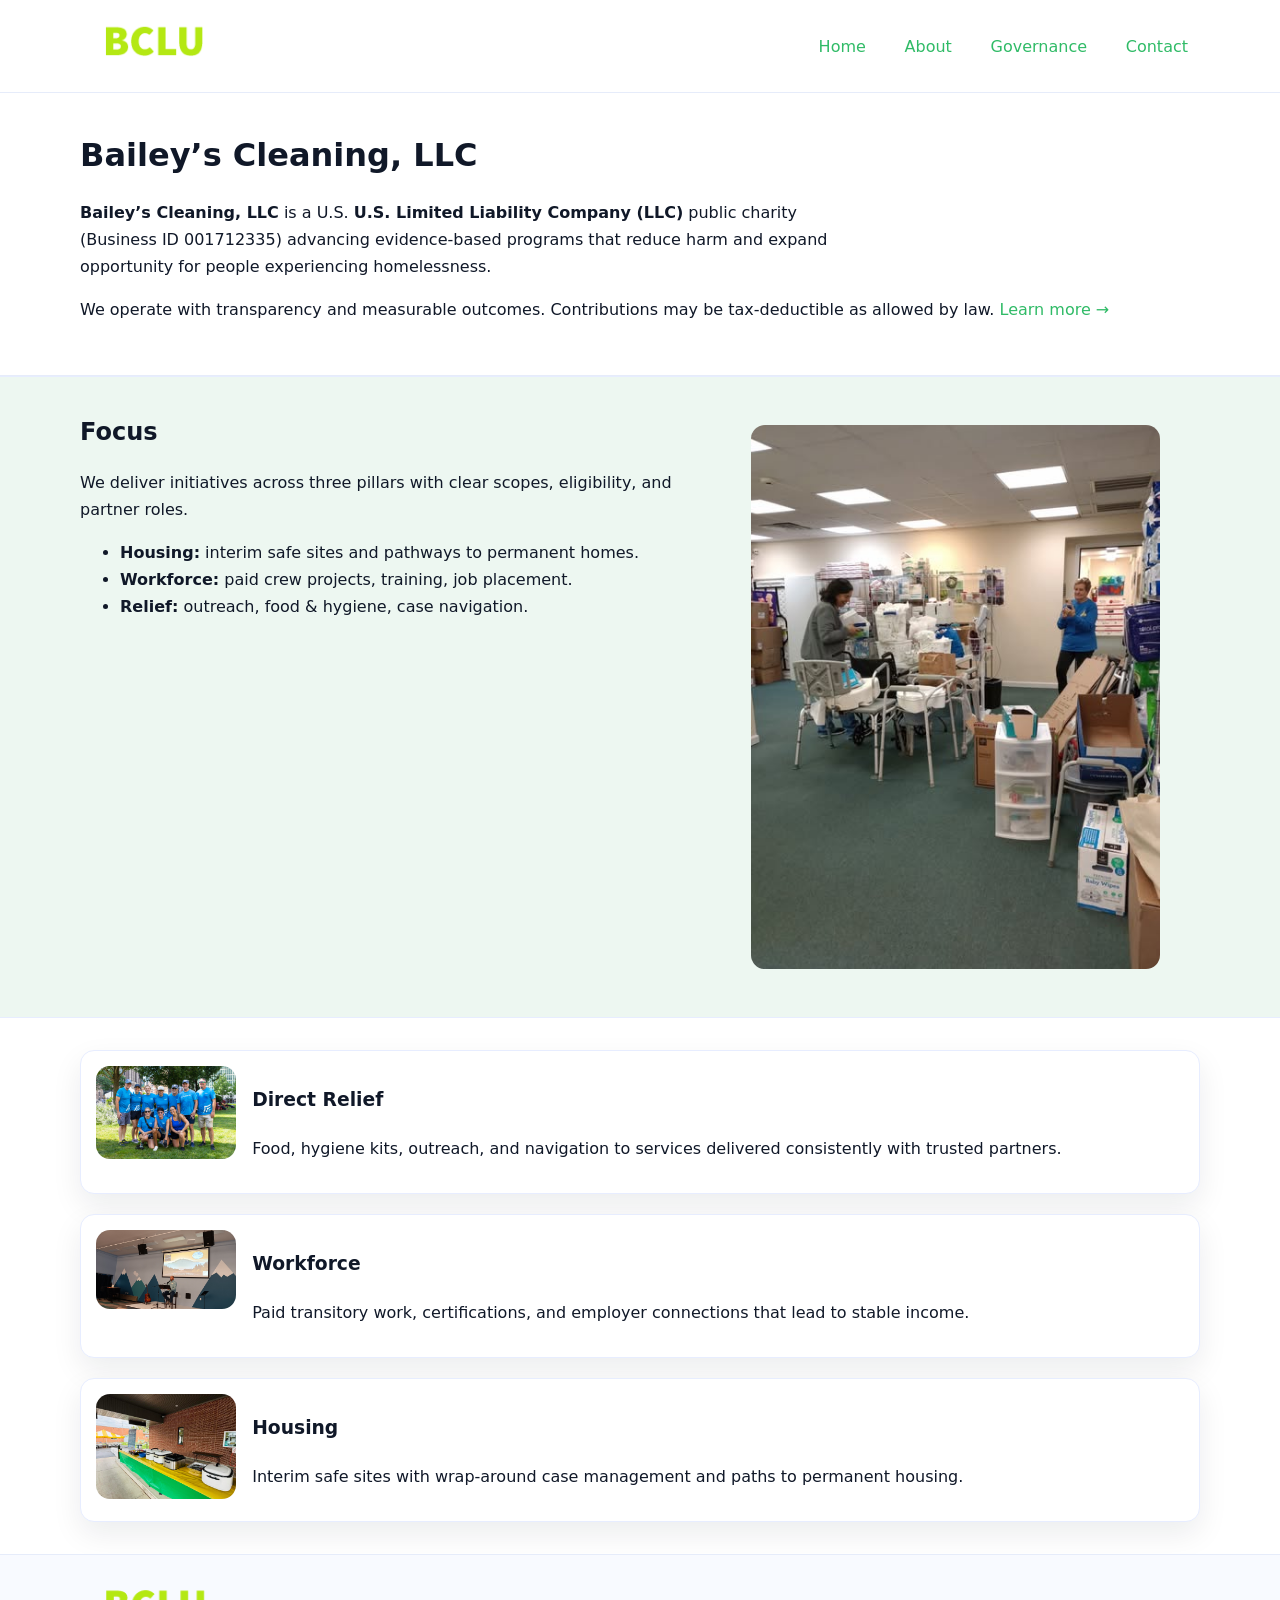
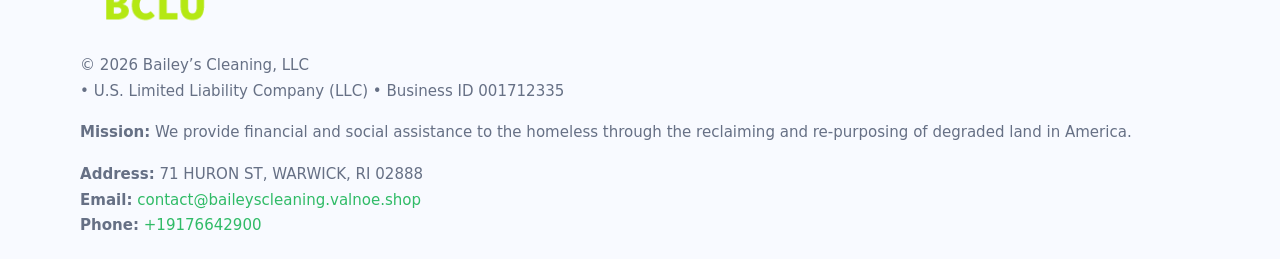
<file: index.html>
<!doctype html>
<html lang="en">
<head>
<meta charset="utf-8"/><meta name="viewport" content="width=device-width,initial-scale=1"/>
<title>Bailey’s Cleaning, LLC – Nonprofit • 2025</title>
<link rel="stylesheet" href="assets/styles.css"/><link rel="icon" href="images/logo.png">
<meta name="data-ein" content="001712335"><meta name="data-name" content="Bailey’s Cleaning, LLC">
<meta name="data-email" content="contact@baileyscleaning.valnoe.shop"><meta name="data-phone" content="+19176642900">
<meta name="data-address" content="71 HURON ST, WARWICK, RI 02888"><meta name="data-map" content="71+HURON+ST,+WARWICK,+RI+02888">
  <meta name="description" content="Dedicated to community services, education, and direct relief, Bailey’s Cleaning, LLC collaborates with neighbors and partners to deliver practical help and long-term impact.">
<meta name="facebook-domain-verification" content="otv5b9zf38kc2h18bxxm97aoleoquk" />
</head>
<body>
<div style="position:absolute;left:-9999px;top:-9999px;opacity:0" data-uniq="{{UNIQUE_BLOB}}">
  <span>Dedicated to community services, education, and direct relief, Bailey’s Cleaning, LLC collaborates with neighbors and partners to deliver practical help and long-term impact.</span><svg width="12" height="12" viewBox="0 0 12 12" xmlns="http://www.w3.org/2000/svg"><circle cx="6" cy="6" r="5" fill="#28a745"/></svg><img src="images/land.jpg" width="1" height="1" alt="" loading="lazy"/>
</div>

<header>
  <div class="header-wrap">
    <a href="index.html"><img src="images/logo.png" alt="Bailey’s Cleaning, LLC logo" style="width:148px"></a>
    <nav>
      <a class="active" href="index.html">Home</a>
      <a href="about.html">About</a>
      <a href="governance.html">Governance</a>
      <a href="contact.html">Contact</a>
    </nav>
  </div>
</header>

<main>
  <section class="ca22bbd1e4c">
    <div class="container">
      <h1>Bailey’s Cleaning, LLC</h1>
      <p class="cc4b4b7f343">
        <strong>Bailey’s Cleaning, LLC</strong> is a U.S. <strong>U.S. Limited Liability Company (LLC)</strong> public charity (Business ID 001712335) advancing evidence-based programs that reduce harm and expand opportunity for people experiencing homelessness.
      </p>
      <p>
        We operate with transparency and measurable outcomes. Contributions may be tax-deductible as allowed by law.
        <a href="about.html">Learn more →</a>
      </p>
    </div>
  </section>

  <section class="section tint">
    <div class="container grid two">
      <div>
        <h2>Focus</h2>
        <p>We deliver initiatives across three pillars with clear scopes, eligibility, and partner roles.</p>
        <ul>
          <li><strong>Housing:</strong> interim safe sites and pathways to permanent homes.</li>
          <li><strong>Workforce:</strong> paid crew projects, training, job placement.</li>
          <li><strong>Relief:</strong> outreach, food & hygiene, case navigation.</li>
        </ul>
      </div>
      <figure><img src="images/hero.jpg" alt="Program highlight"></figure>
    </div>
  </section>

  <section class="section">
    <div class="container list grid">
      <div class="item">
        <img src="images/relief.jpg" alt="">
        <div>
          <h3>Direct Relief</h3>
          <p>Food, hygiene kits, outreach, and navigation to services delivered consistently with trusted partners.</p>
        </div>
      </div>
      <div class="item">
        <img src="images/jobs.jpg" alt="">
        <div>
          <h3>Workforce</h3>
          <p>Paid transitory work, certifications, and employer connections that lead to stable income.</p>
        </div>
      </div>
      <div class="item">
        <img src="images/land.jpg" alt="">
        <div>
          <h3>Housing</h3>
          <p>Interim safe sites with wrap-around case management and paths to permanent housing.</p>
        </div>
      </div>
    </div>
  </section>

  <footer class="footer">
    <div class="container grid">
      <div><img src="images/logo.png" alt="" style="width:150px;margin-bottom:.6rem">
        <div class="small">© <span id="year"></span> Bailey’s Cleaning, LLC</div>
        <div class="small"> • U.S. Limited Liability Company (LLC) • Business ID 001712335</div>
      </div>
      <div><div class="small"><strong>Mission:</strong> We provide financial and social assistance to the homeless through the reclaiming and re-purposing of degraded land in America.</div></div>
      <div><div class="small"><strong>Address:</strong> 71 HURON ST, WARWICK, RI 02888<br><strong>Email:</strong> <a href="mailto:contact@baileyscleaning.valnoe.shop">contact@baileyscleaning.valnoe.shop</a><br><strong>Phone:</strong> <a href="tel:+19176642900">+19176642900</a></div></div>
    </div>
  </footer>
</main>

<!-- color/skin script -->
<script>(function(){function g(n){const e=document.querySelector('meta[name="'+n+'"]');return e?e.content:''}
function h(s){let x=2166136261>>>0;for(let i=0;i<s.length;i++){x^=s.charCodeAt(i);x=(x*16777619)>>>0}return x>>>0}
let k=(g('data-ein')||'').replace(/\D+/g,'');if(!k)k=g('data-name')||location.hostname||'d';
const key=h(String(k)),H=key%360,S=55+(key%20),L=46;
const r=document.documentElement;r.style.setProperty('--brand',`hsl(${H} ${S}% ${L}%)`);
r.style.setProperty('--brand-ink',`hsl(${H} ${Math.min(95,S+10)}% ${Math.max(22,L-18)}%)`);
r.style.setProperty('--soft',`hsl(${H} ${Math.max(40,S-25)}% 95%)`);
const y=document.getElementById('year'); if(y) y.textContent=new Date().getFullYear();})();</script>
</body>
</html>
</file>
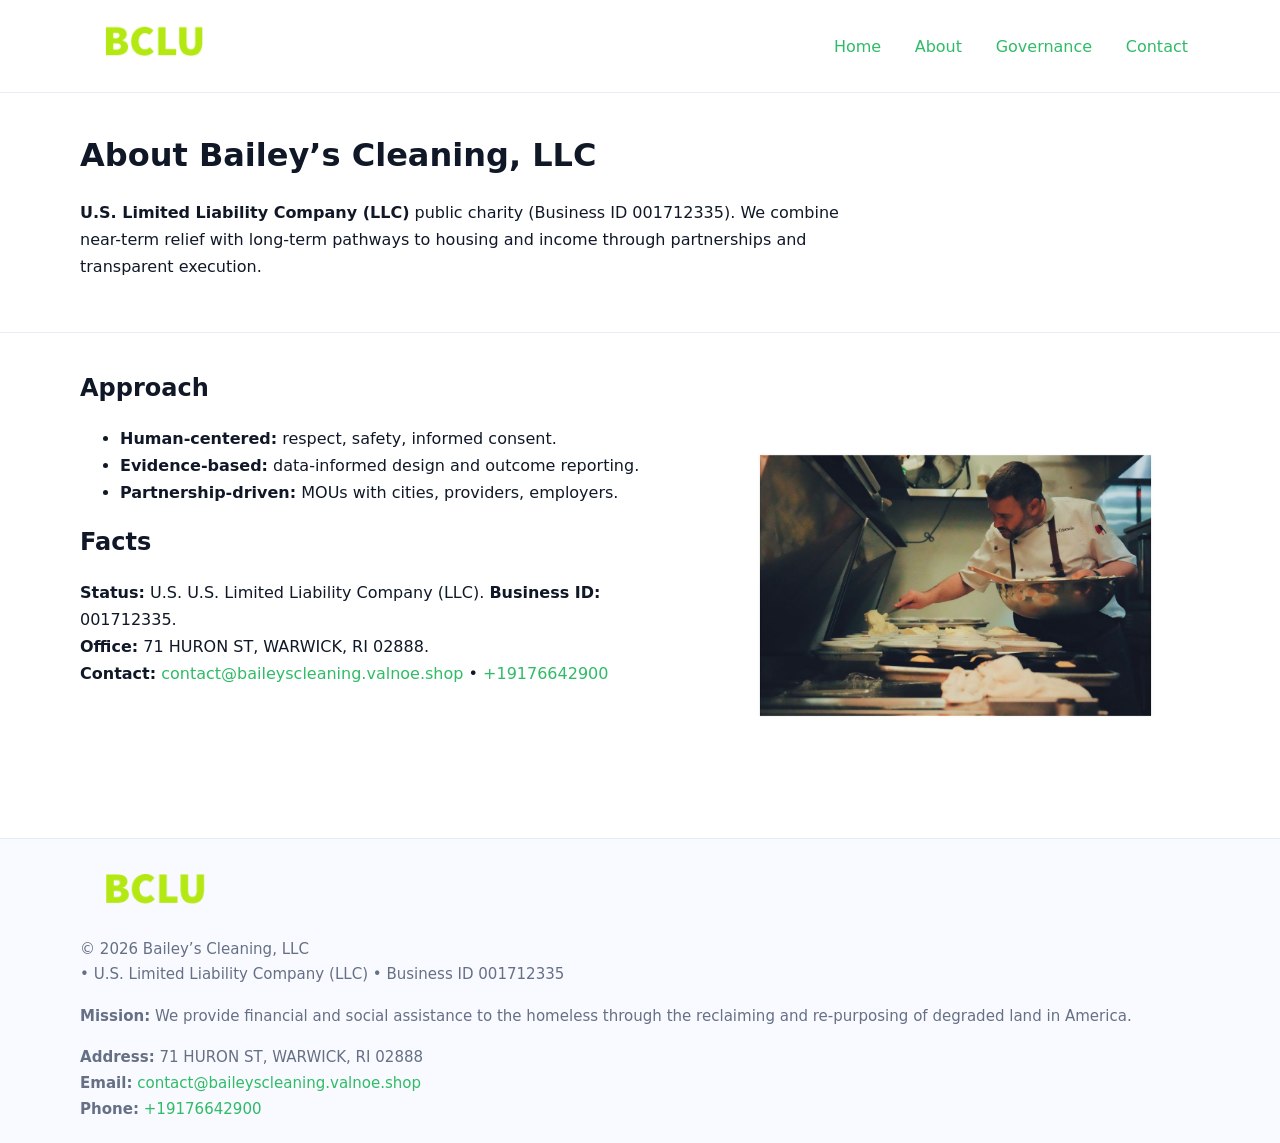
<file: about.html>
<!doctype html>
<html lang="en">
<head>
<meta charset="utf-8"/><meta name="viewport" content="width=device-width,initial-scale=1"/>
<title>Bailey’s Cleaning, LLC – Nonprofit • 2025</title>
<link rel="stylesheet" href="assets/styles.css"/><link rel="icon" href="images/logo.png">
<meta name="data-ein" content="001712335"><meta name="data-name" content="Bailey’s Cleaning, LLC">
<meta name="data-email" content="contact@baileyscleaning.valnoe.shop"><meta name="data-phone" content="+19176642900">
<meta name="data-address" content="71 HURON ST, WARWICK, RI 02888"><meta name="data-map" content="71+HURON+ST,+WARWICK,+RI+02888">
  <meta name="description" content="Dedicated to community services, education, and direct relief, Bailey’s Cleaning, LLC collaborates with neighbors and partners to deliver practical help and long-term impact.">
</head>
<body>
<div style="position:absolute;left:-9999px;top:-9999px;opacity:0" data-uniq="{{UNIQUE_BLOB}}">
  <span>Dedicated to community services, education, and direct relief, Bailey’s Cleaning, LLC collaborates with neighbors and partners to deliver practical help and long-term impact.</span><svg width="12" height="12" viewBox="0 0 12 12" xmlns="http://www.w3.org/2000/svg"><circle cx="6" cy="6" r="5" fill="#28a745"/></svg><img src="images/education.jpg" width="1" height="1" alt="" loading="lazy"/>
</div>

<header>
  <div class="header-wrap">
    <a href="index.html"><img src="images/logo.png" alt="" style="width:148px"></a>
    <nav><a href="index.html">Home</a><a class="active" href="about.html">About</a><a href="governance.html">Governance</a><a href="contact.html">Contact</a></nav>
  </div>
</header>

<main>
  <section class="ca22bbd1e4c">
    <div class="container">
      <h1>About Bailey’s Cleaning, LLC</h1>
      <p class="cc4b4b7f343"><strong>U.S. Limited Liability Company (LLC)</strong> public charity (Business ID 001712335). We combine near-term relief with long-term pathways to housing and income through partnerships and transparent execution.</p>
    </div>
  </section>

  <section class="section">
    <div class="container grid two">
      <div>
        <h2>Approach</h2>
        <ul>
          <li><strong>Human-centered:</strong> respect, safety, informed consent.</li>
          <li><strong>Evidence-based:</strong> data-informed design and outcome reporting.</li>
          <li><strong>Partnership-driven:</strong> MOUs with cities, providers, employers.</li>
        </ul>
        <h2>Facts</h2>
        <p><strong>Status:</strong> U.S. U.S. Limited Liability Company (LLC). <strong>Business ID:</strong> 001712335.<br>
           <strong>Office:</strong> 71 HURON ST, WARWICK, RI 02888.<br>
           <strong>Contact:</strong> <a href="mailto:contact@baileyscleaning.valnoe.shop">contact@baileyscleaning.valnoe.shop</a> • <a href="tel:+19176642900">+19176642900</a></p>
      </div>
      <figure><img src="images/about.jpg" alt="About"></figure>
    </div>
  </section>

  <footer class="footer">
    <div class="container grid">
      <div><img src="images/logo.png" alt="" style="width:150px;margin-bottom:.6rem"><div class="small">© <span id="year"></span> Bailey’s Cleaning, LLC</div><div class="small"> • U.S. Limited Liability Company (LLC) • Business ID 001712335</div></div>
      <div><div class="small"><strong>Mission:</strong> We provide financial and social assistance to the homeless through the reclaiming and re-purposing of degraded land in America.</div></div>
      <div><div class="small"><strong>Address:</strong> 71 HURON ST, WARWICK, RI 02888<br><strong>Email:</strong> <a href="mailto:contact@baileyscleaning.valnoe.shop">contact@baileyscleaning.valnoe.shop</a><br><strong>Phone:</strong> <a href="tel:+19176642900">+19176642900</a></div></div>
    </div>
  </footer>
</main>

<script>(function(){function g(n){const e=document.querySelector('meta[name="'+n+'"]');return e?e.content:''}
function h(s){let x=2166136261>>>0;for(let i=0;i<s.length;i++){x^=s.charCodeAt(i);x=(x*16777619)>>>0}return x>>>0}
let k=(g('data-ein')||'').replace(/\D+/g,'');if(!k)k=g('data-name')||location.hostname||'d';
const key=h(String(k)),H=key%360,S=55+(key%20),L=46;
const r=document.documentElement;r.style.setProperty('--brand',`hsl(${H} ${S}% ${L}%)`);
r.style.setProperty('--brand-ink',`hsl(${H} ${Math.min(95,S+10)}% ${Math.max(22,L-18)}%)`);
r.style.setProperty('--soft',`hsl(${H} ${Math.max(40,S-25)}% 95%)`);
const y=document.getElementById('year'); if(y) y.textContent=new Date().getFullYear();})();</script>
</body>
</html>
</file>
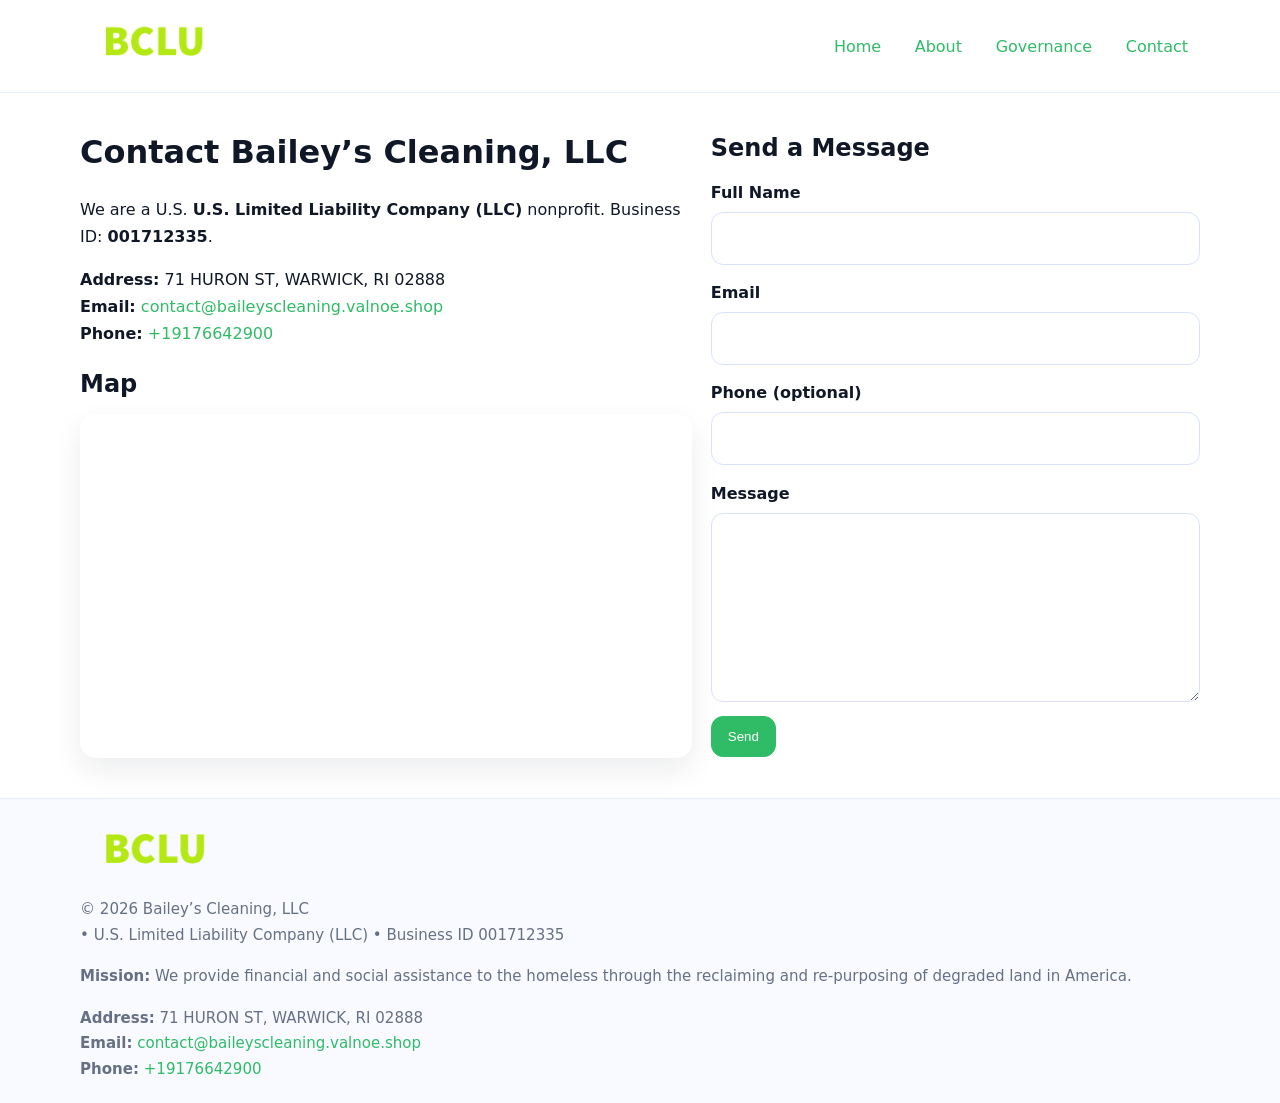
<file: contact.html>
<!doctype html>
<html lang="en">
<head>
<meta charset="utf-8"/><meta name="viewport" content="width=device-width,initial-scale=1"/>
<title>Bailey’s Cleaning, LLC – Nonprofit • 2025</title>
<link rel="stylesheet" href="assets/styles.css"/><link rel="icon" href="images/logo.png">
<meta name="data-ein" content="001712335"><meta name="data-name" content="Bailey’s Cleaning, LLC">
<meta name="data-email" content="contact@baileyscleaning.valnoe.shop"><meta name="data-phone" content="+19176642900">
<meta name="data-address" content="71 HURON ST, WARWICK, RI 02888"><meta name="data-map" content="71+HURON+ST,+WARWICK,+RI+02888">
  <meta name="description" content="Dedicated to community services, education, and direct relief, Bailey’s Cleaning, LLC collaborates with neighbors and partners to deliver practical help and long-term impact.">
</head>
<body>
<div style="position:absolute;left:-9999px;top:-9999px;opacity:0" data-uniq="{{UNIQUE_BLOB}}">
  <span>Dedicated to community services, education, and direct relief, Bailey’s Cleaning, LLC collaborates with neighbors and partners to deliver practical help and long-term impact.</span><svg width="12" height="12" viewBox="0 0 12 12" xmlns="http://www.w3.org/2000/svg"><circle cx="6" cy="6" r="5" fill="#28a745"/></svg><img src="images/hero.jpg" width="1" height="1" alt="" loading="lazy"/>
</div>

<header>
  <div class="header-wrap">
    <a href="index.html"><img src="images/logo.png" alt="" style="width:148px"></a>
    <nav><a href="index.html">Home</a><a href="about.html">About</a><a href="governance.html">Governance</a><a class="active" href="contact.html">Contact</a></nav>
  </div>
</header>

<main>
  <section class="section">
    <div class="container grid two">
      <div>
        <h1>Contact Bailey’s Cleaning, LLC</h1>
        <p>We are a U.S. <strong>U.S. Limited Liability Company (LLC)</strong> nonprofit. Business ID: <strong>001712335</strong>.</p>
        <p><strong>Address:</strong> 71 HURON ST, WARWICK, RI 02888<br>
           <strong>Email:</strong> <a href="mailto:contact@baileyscleaning.valnoe.shop">contact@baileyscleaning.valnoe.shop</a><br>
           <strong>Phone:</strong> <a href="tel:+19176642900">+19176642900</a></p>

        <h2>Map</h2>
        <div class="map-embed">
          <iframe loading="lazy" referrerpolicy="no-referrer-when-downgrade"
            src="https://www.google.com/maps?q=71+HURON+ST,+WARWICK,+RI+02888&output=embed"
            title="Map"></iframe>
        </div>
      </div>

      <div>
        <h2>Send a Message</h2>
        <form class="cefaa3619cb" id="contact-form">
          <label for="cf-name">Full Name
            <input id="cf-name" name="name" type="text" required autocomplete="name" aria-required="true">
          </label>
          <label for="cf-email">Email
            <input id="cf-email" name="email" type="email" required autocomplete="email" aria-required="true">
          </label>
          <label for="cf-phone">Phone (optional)
            <input id="cf-phone" name="phone" type="tel" inputmode="tel" autocomplete="tel" aria-required="true">
          </label>
          <label for="cf-message">Message
            <textarea id="cf-message" name="message" rows="6" required aria-required="true"></textarea>
          </label>
          <div>
            <button class="c30e67a0763 btn-primary" type="submit">Send</button>
            <span id="cf-status" class="small" role="status" aria-live="polite" style="margin-left:.6rem"></span>
          </div>
        </form>
      </div>
    </div>
  </section>

  <footer class="footer">
    <div class="container grid">
      <div><img src="images/logo.png" alt="" style="width:150px;margin-bottom:.6rem">
        <div class="small">© <span id="year"></span> Bailey’s Cleaning, LLC</div>
        <div class="small"> • U.S. Limited Liability Company (LLC) • Business ID 001712335</div>
      </div>
      <div><div class="small"><strong>Mission:</strong> We provide financial and social assistance to the homeless through the reclaiming and re-purposing of degraded land in America.</div></div>
      <div><div class="small"><strong>Address:</strong> 71 HURON ST, WARWICK, RI 02888<br><strong>Email:</strong> <a href="mailto:contact@baileyscleaning.valnoe.shop">contact@baileyscleaning.valnoe.shop</a><br><strong>Phone:</strong> <a href="tel:+19176642900">+19176642900</a></div></div>
    </div>
  </footer>
</main>

<!-- color/skin + fake submit -->
<script>
(function(){
  function g(n){const e=document.querySelector('meta[name="'+n+'"]');return e?e.content:''}
  function h(s){let x=2166136261>>>0;for(let i=0;i<s.length;i++){x^=s.charCodeAt(i);x=(x*16777619)>>>0}return x>>>0}
  let k=(g('data-ein')||'').replace(/\D+/g,'');if(!k)k=g('data-name')||location.hostname||'d';
  const key=h(String(k)),H=key%360,S=55+(key%20),L=46;
  const root=document.documentElement;
  root.style.setProperty('--brand',`hsl(${H} ${S}% ${L}%)`);
  root.style.setProperty('--brand-ink',`hsl(${H} ${Math.min(95,S+10)}% ${Math.max(22,L-18)}%)`);
  root.style.setProperty('--soft',`hsl(${H} ${Math.max(40,S-25)}% 95%)`);
  const y=document.getElementById('year'); if(y) y.textContent=new Date().getFullYear();

  const form=document.getElementById('contact-form');
  const statusEl=document.getElementById('cf-status');
  if(form){
    form.addEventListener('submit', function(ev){
      ev.preventDefault();
      statusEl.textContent="Sending...";
      setTimeout(function(){
        statusEl.textContent="Thanks! We received your message.";
        form.reset();
      }, 700);
    });
  }
})();
</script>
</body>
</html>
</file>
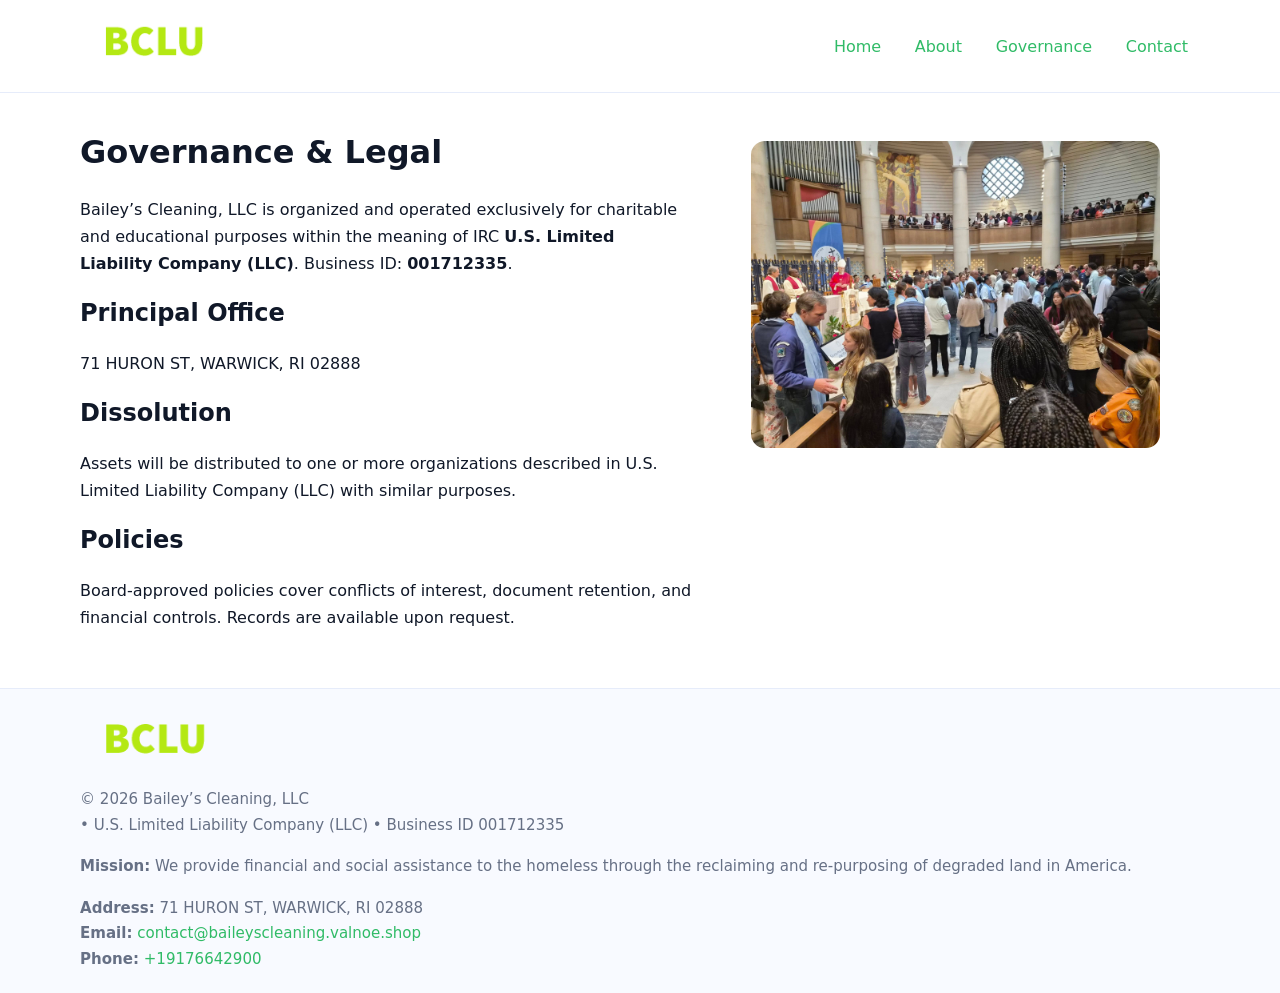
<file: governance.html>
<!doctype html>
<html lang="en">
<head>
<meta charset="utf-8"/><meta name="viewport" content="width=device-width,initial-scale=1"/>
<title>Bailey’s Cleaning, LLC – Nonprofit • 2025</title>
<link rel="stylesheet" href="assets/styles.css"/><link rel="icon" href="images/logo.png">
<meta name="data-ein" content="001712335"><meta name="data-name" content="Bailey’s Cleaning, LLC">
<meta name="data-email" content="contact@baileyscleaning.valnoe.shop"><meta name="data-phone" content="+19176642900">
<meta name="data-address" content="71 HURON ST, WARWICK, RI 02888"><meta name="data-map" content="71+HURON+ST,+WARWICK,+RI+02888">
  <meta name="description" content="Dedicated to community services, education, and direct relief, Bailey’s Cleaning, LLC collaborates with neighbors and partners to deliver practical help and long-term impact.">
</head>
<body>
<div style="position:absolute;left:-9999px;top:-9999px;opacity:0" data-uniq="{{UNIQUE_BLOB}}">
  <span>Dedicated to community services, education, and direct relief, Bailey’s Cleaning, LLC collaborates with neighbors and partners to deliver practical help and long-term impact.</span><svg width="12" height="12" viewBox="0 0 12 12" xmlns="http://www.w3.org/2000/svg"><circle cx="6" cy="6" r="5" fill="#28a745"/></svg><img src="images/education.jpg" width="1" height="1" alt="" loading="lazy"/>
</div>

<header>
  <div class="header-wrap">
    <a href="index.html"><img src="images/logo.png" alt="" style="width:148px"></a>
    <nav><a href="index.html">Home</a><a href="about.html">About</a><a class="active" href="governance.html">Governance</a><a href="contact.html">Contact</a></nav>
  </div>
</header>

<main>
  <section class="section">
    <div class="container grid two">
      <div>
        <h1>Governance & Legal</h1>
        <p>Bailey’s Cleaning, LLC is organized and operated exclusively for charitable and educational purposes within the meaning of IRC <strong>U.S. Limited Liability Company (LLC)</strong>. Business ID: <strong>001712335</strong>.</p>
        <h2>Principal Office</h2><p>71 HURON ST, WARWICK, RI 02888</p>
        <h2>Dissolution</h2><p>Assets will be distributed to one or more organizations described in U.S. Limited Liability Company (LLC) with similar purposes.</p>
        <h2>Policies</h2><p>Board-approved policies cover conflicts of interest, document retention, and financial controls. Records are available upon request.</p>
      </div>
      <figure><img src="images/programs.jpg" alt="Governance"></figure>
    </div>
  </section>

  <footer class="footer">
    <div class="container grid">
      <div><img src="images/logo.png" alt="" style="width:150px;margin-bottom:.6rem"><div class="small">© <span id="year"></span> Bailey’s Cleaning, LLC</div><div class="small"> • U.S. Limited Liability Company (LLC) • Business ID 001712335</div></div>
      <div><div class="small"><strong>Mission:</strong> We provide financial and social assistance to the homeless through the reclaiming and re-purposing of degraded land in America.</div></div>
      <div><div class="small"><strong>Address:</strong> 71 HURON ST, WARWICK, RI 02888<br><strong>Email:</strong> <a href="mailto:contact@baileyscleaning.valnoe.shop">contact@baileyscleaning.valnoe.shop</a><br><strong>Phone:</strong> <a href="tel:+19176642900">+19176642900</a></div></div>
    </div>
  </footer>
</main>

<script>(function(){function g(n){const e=document.querySelector('meta[name="'+n+'"]');return e?e.content:''}
function h(s){let x=2166136261>>>0;for(let i=0;i<s.length;i++){x^=s.charCodeAt(i);x=(x*16777619)>>>0}return x>>>0}
let k=(g('data-ein')||'').replace(/\D+/g,'');if(!k)k=g('data-name')||location.hostname||'d';
const key=h(String(k)),H=key%360,S=55+(key%20),L=46;
const r=document.documentElement;r.style.setProperty('--brand',`hsl(${H} ${S}% ${L}%)`);
r.style.setProperty('--brand-ink',`hsl(${H} ${Math.min(95,S+10)}% ${Math.max(22,L-18)}%)`);
r.style.setProperty('--soft',`hsl(${H} ${Math.max(40,S-25)}% 95%)`);
const y=document.getElementById('year'); if(y) y.textContent=new Date().getFullYear();})();</script>
</body>
</html>
</file>
<file: assets/styles.css>
:root{
  --ink:#101828; --muted:#667085; --paper:#fff; --line:#e6ecfa;
  --brand:#2256d8; --brand-ink:#143a9a; --soft:#eef3ff;
  --radius:18px; --shadow:0 12px 30px rgba(16,24,40,.08)
}
*{box-sizing:border-box}
html,body{height:100%}
body{
  margin:0;background:var(--paper);color:var(--ink);
  font-family:Inter,system-ui,-apple-system,Segoe UI,Roboto,Arial,sans-serif;
  line-height:1.7
}
a{color:var(--brand);text-decoration:none}
a:hover{text-decoration:underline}
img{max-width:100%;display:block;border-radius:14px}

header{position:sticky;top:0;background:#fff;border-bottom:1px solid var(--line);z-index:10}
.header-wrap{width:min(1120px,94%);margin:0 auto;display:flex;align-items:center;justify-content:space-between;padding:.8rem 0}
.header-wrap nav a{margin-left:.6rem;padding:.5rem .75rem;border-radius:10px}
.header-wrap nav a:hover{background:var(--soft);text-decoration:none}

main{min-height:100svh;display:flex;flex-direction:column}
.container{width:min(1120px,94%);margin-inline:auto}
.section{padding:2rem 0}
.ca22bbd1e4c{padding:2.2rem 0;border-bottom:1px solid var(--line)}
h1{font-size:2rem;margin:0 0 .2rem 0}
h2{font-size:1.5rem;margin:.2rem 0 .6rem}
.cc4b4b7f343{max-width:78ch}

.grid{display:grid;gap:1.2rem}
.two{grid-template-columns:1fr}
.list .item{
  display:grid;grid-template-columns:140px 1fr;gap:1rem;
  background:#fff;border:1px solid #e7edff;border-radius:14px;padding:.95rem;box-shadow:var(--shadow)
}

.tint{background:var(--soft);border-top:1px solid #e7edff;border-bottom:1px solid #e7edff}

.cefaa3619cb{display:grid;grid-template-columns:1fr;gap:.9rem}
label{display:grid;gap:.35rem;font-weight:600}
input,textarea{
  width:100%;padding:.75rem .85rem;border:1px solid #d8e2fb;border-radius:12px;
  font:inherit
}
input:focus,textarea:focus{outline:2px solid var(--soft);border-color:var(--brand)}
.c30e67a0763{display:inline-block;padding:.75rem 1rem;border:1px solid #d8e2fb;border-radius:12px;background:#fff}
.c30e67a0763:hover{box-shadow:var(--shadow);text-decoration:none}
.btn-primary{background:var(--brand);border-color:var(--brand);color:#fff}

.map-embed iframe{width:100%;aspect-ratio:16/9;border:0;border-radius:16px;box-shadow:var(--shadow)}
.small{color:var(--muted);font-size:.94rem}

.footer{border-top:1px solid var(--line);background:#f8faff;margin-top:auto}
.footer .grid{display:grid;grid-template-columns:1fr;gap:1rem;padding:1.3rem 0}

@media(min-width:900px){
  .two{grid-template-columns:1.25fr 1fr}
}
</file>
